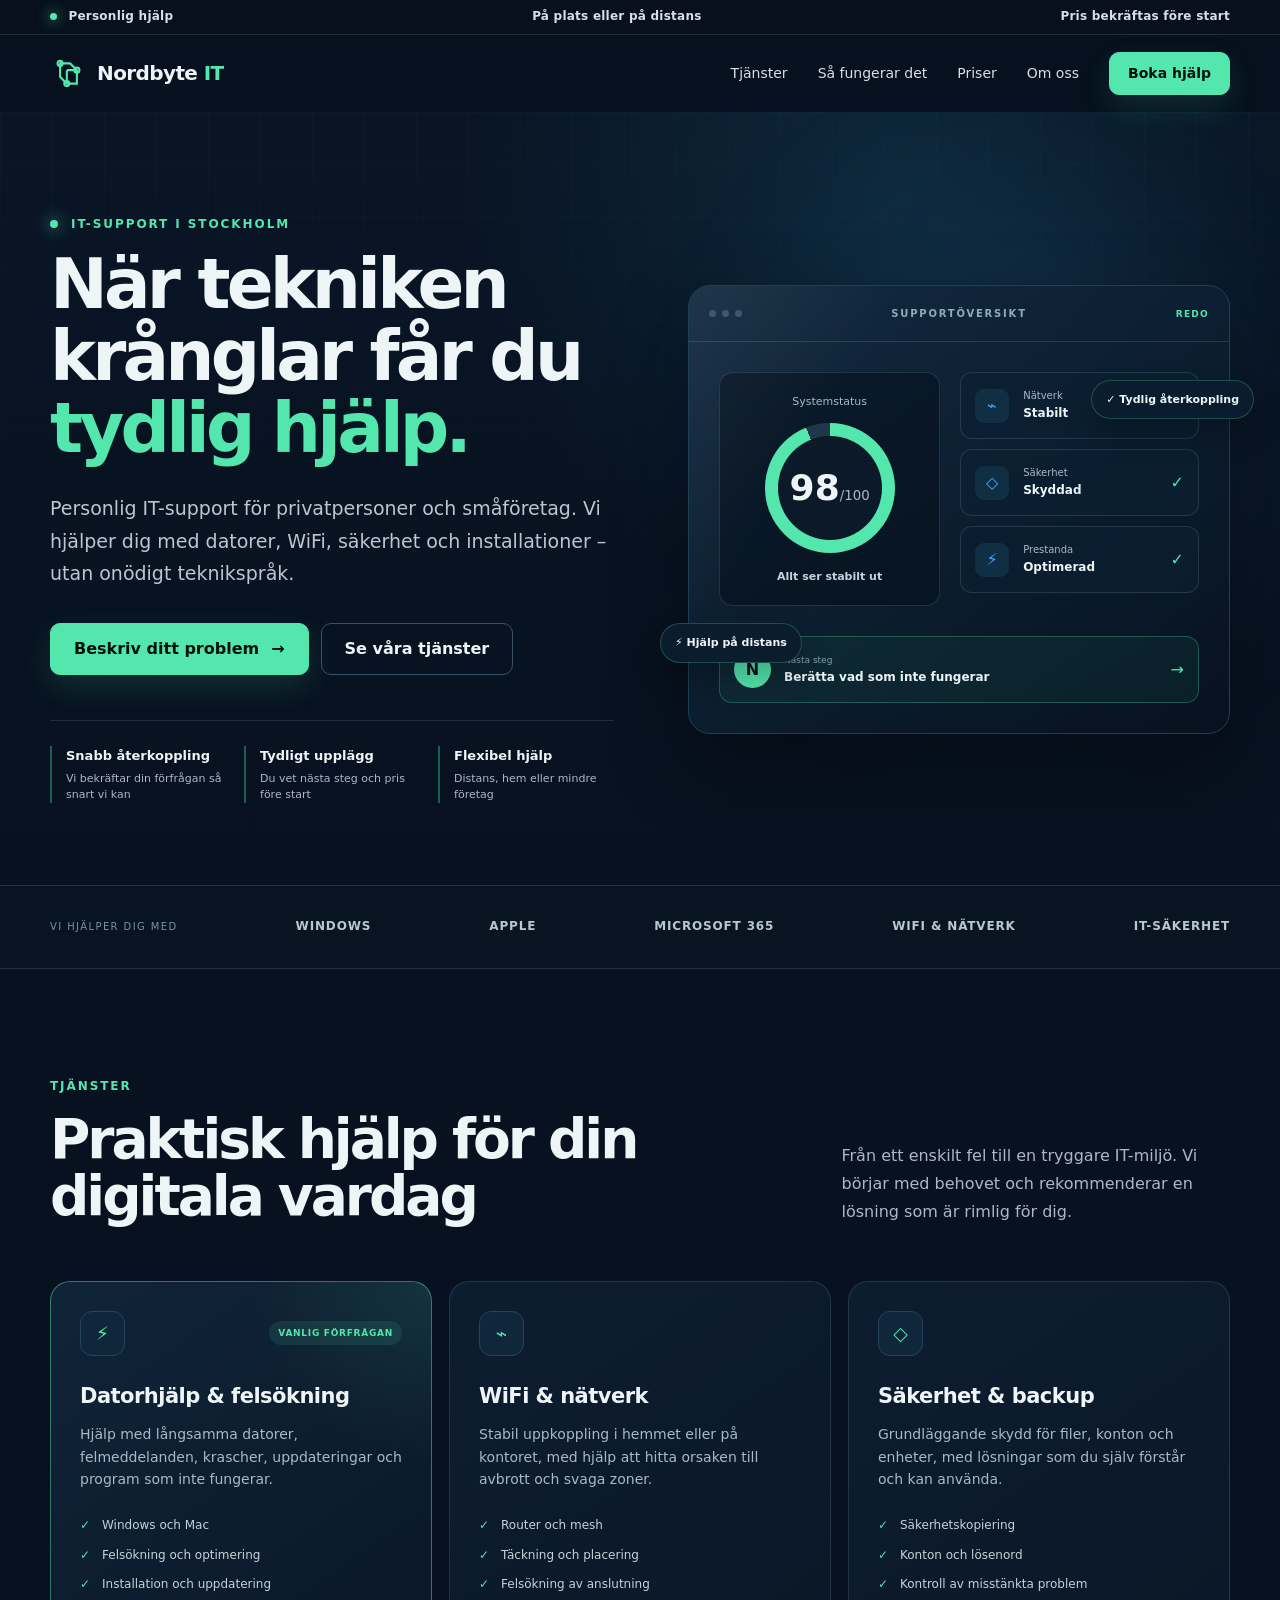
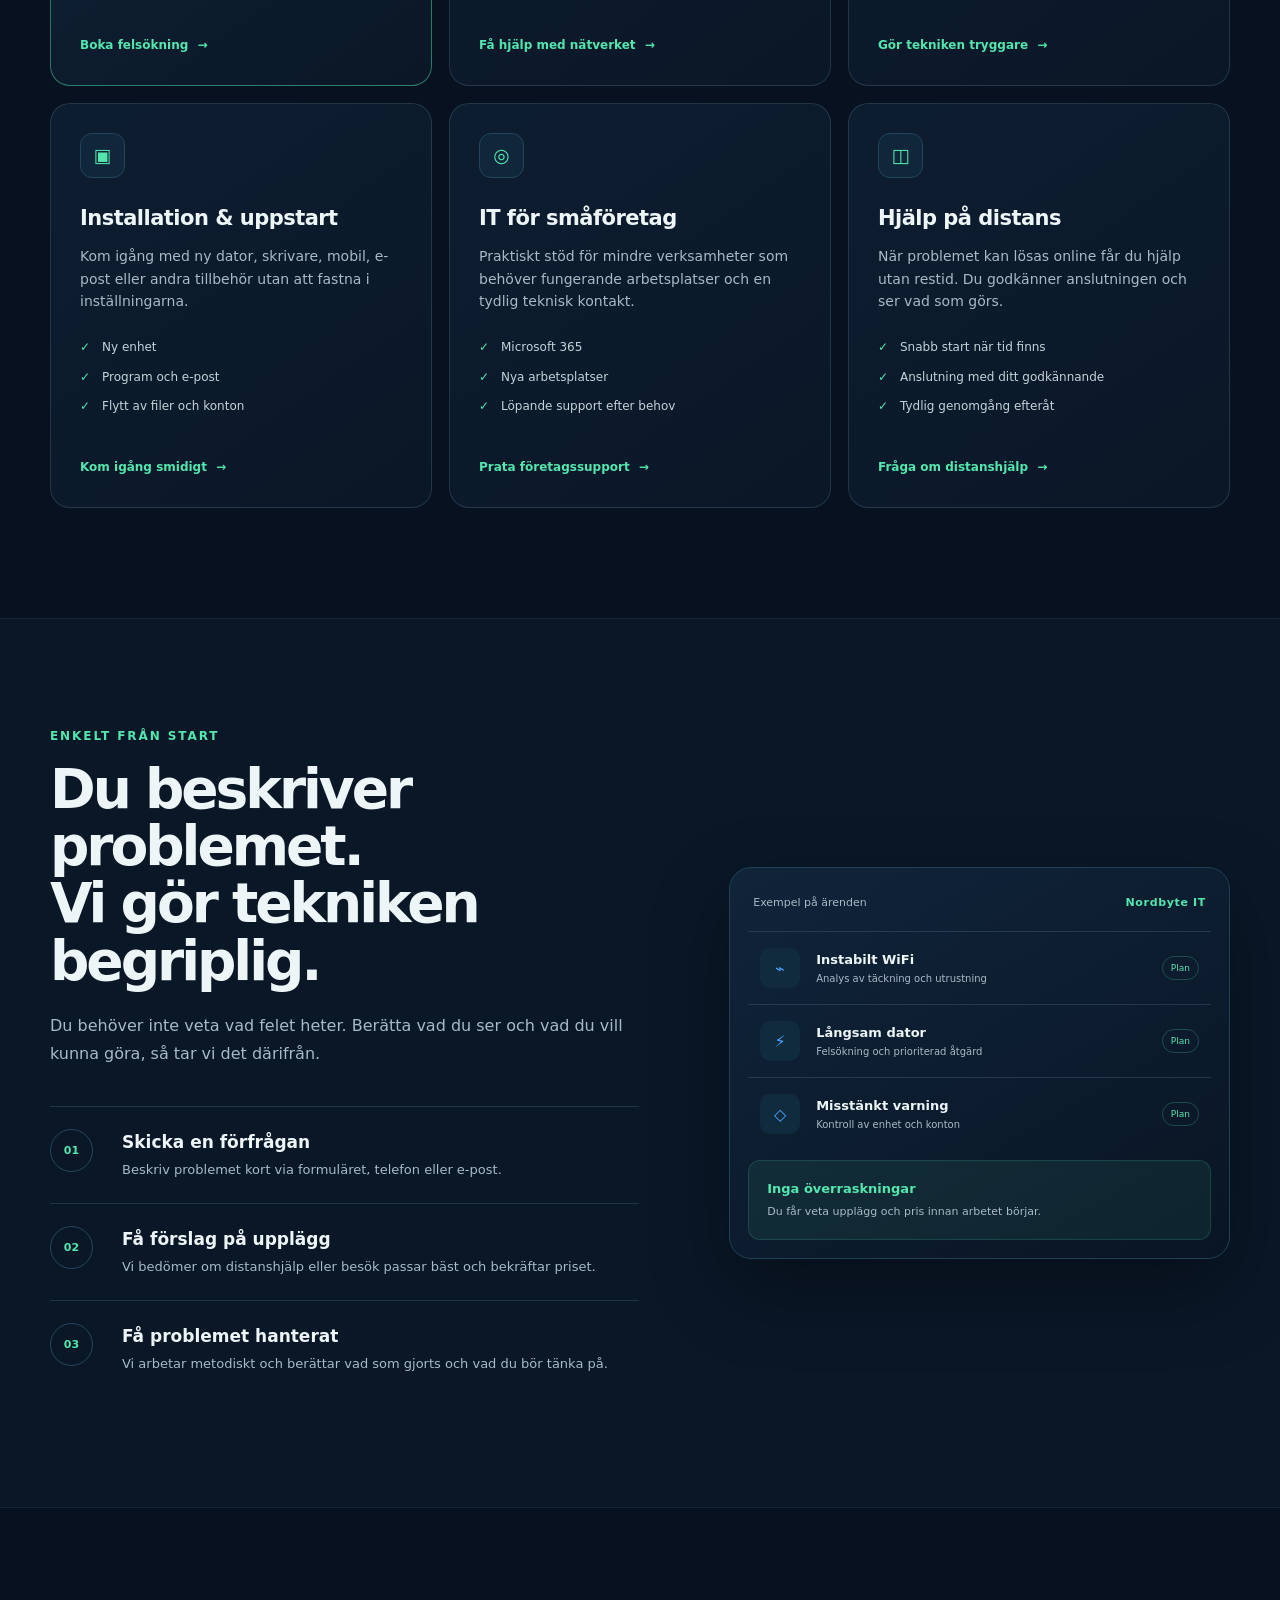
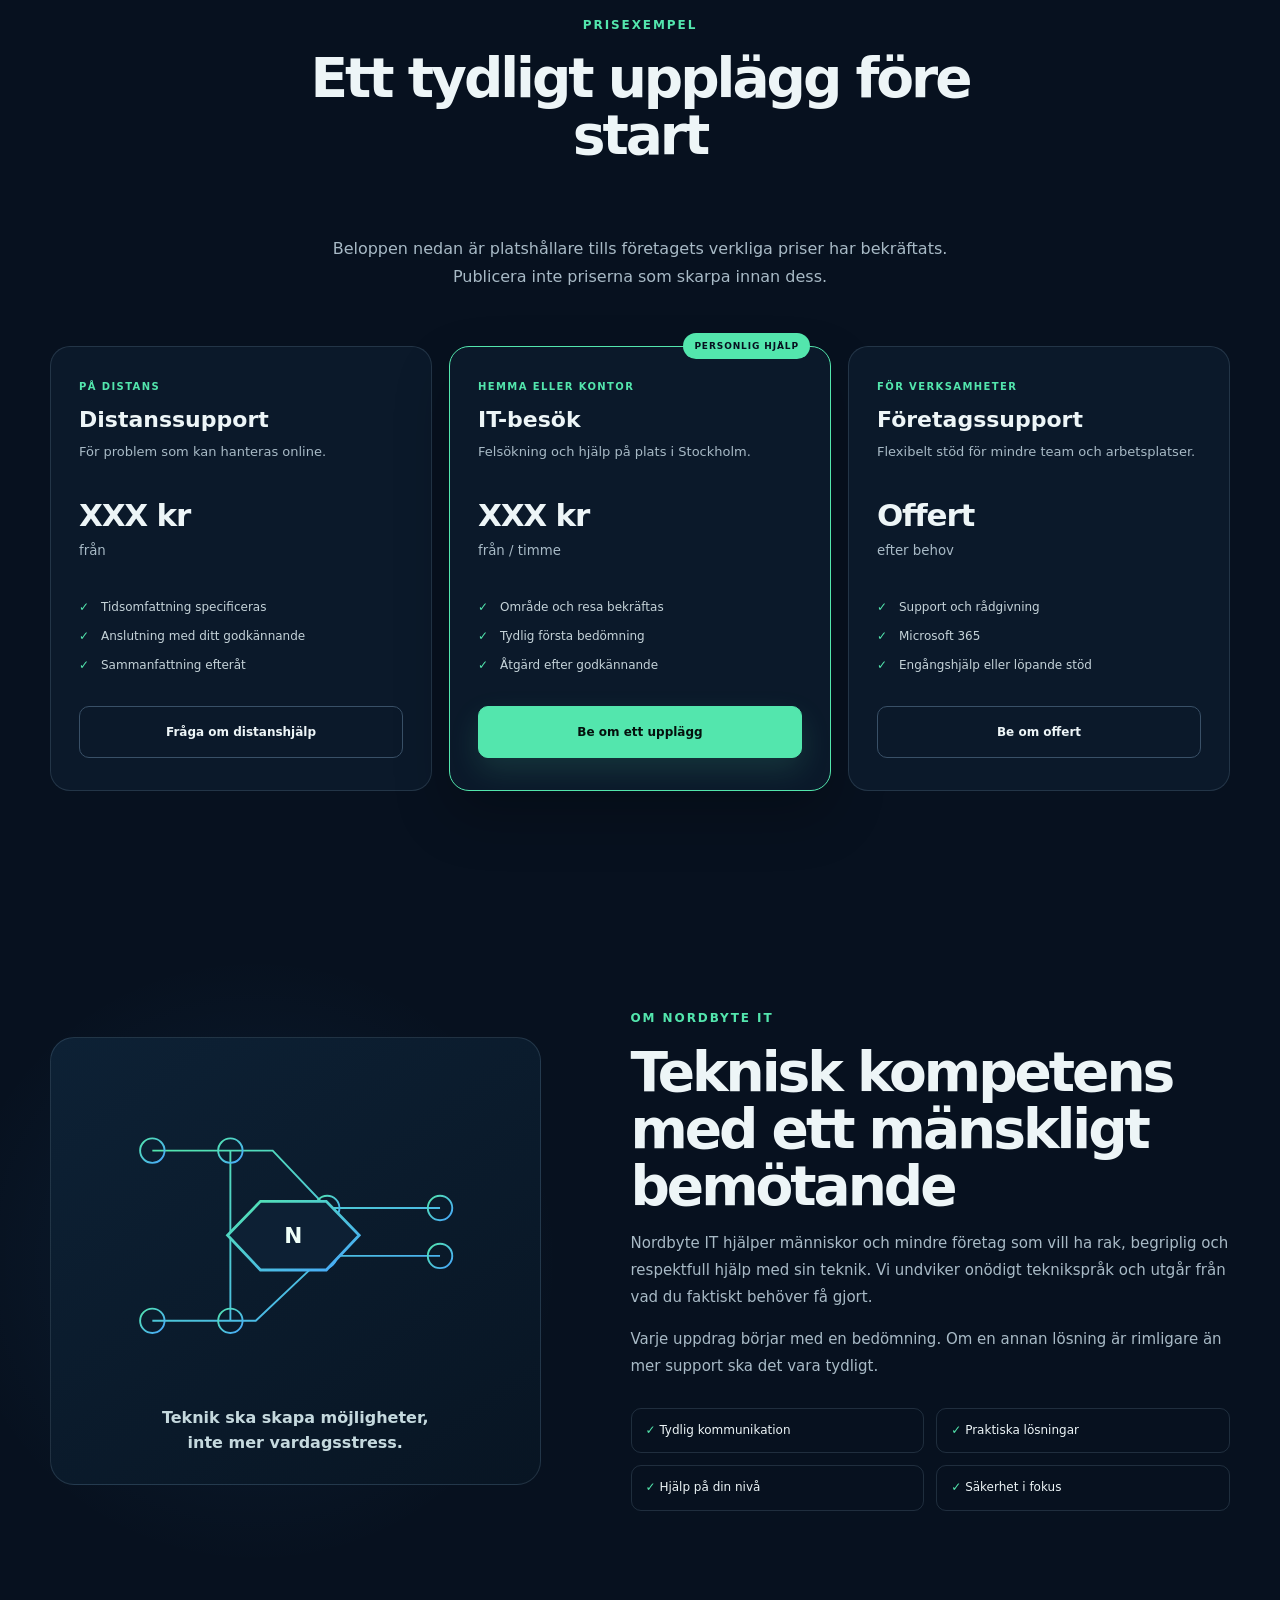
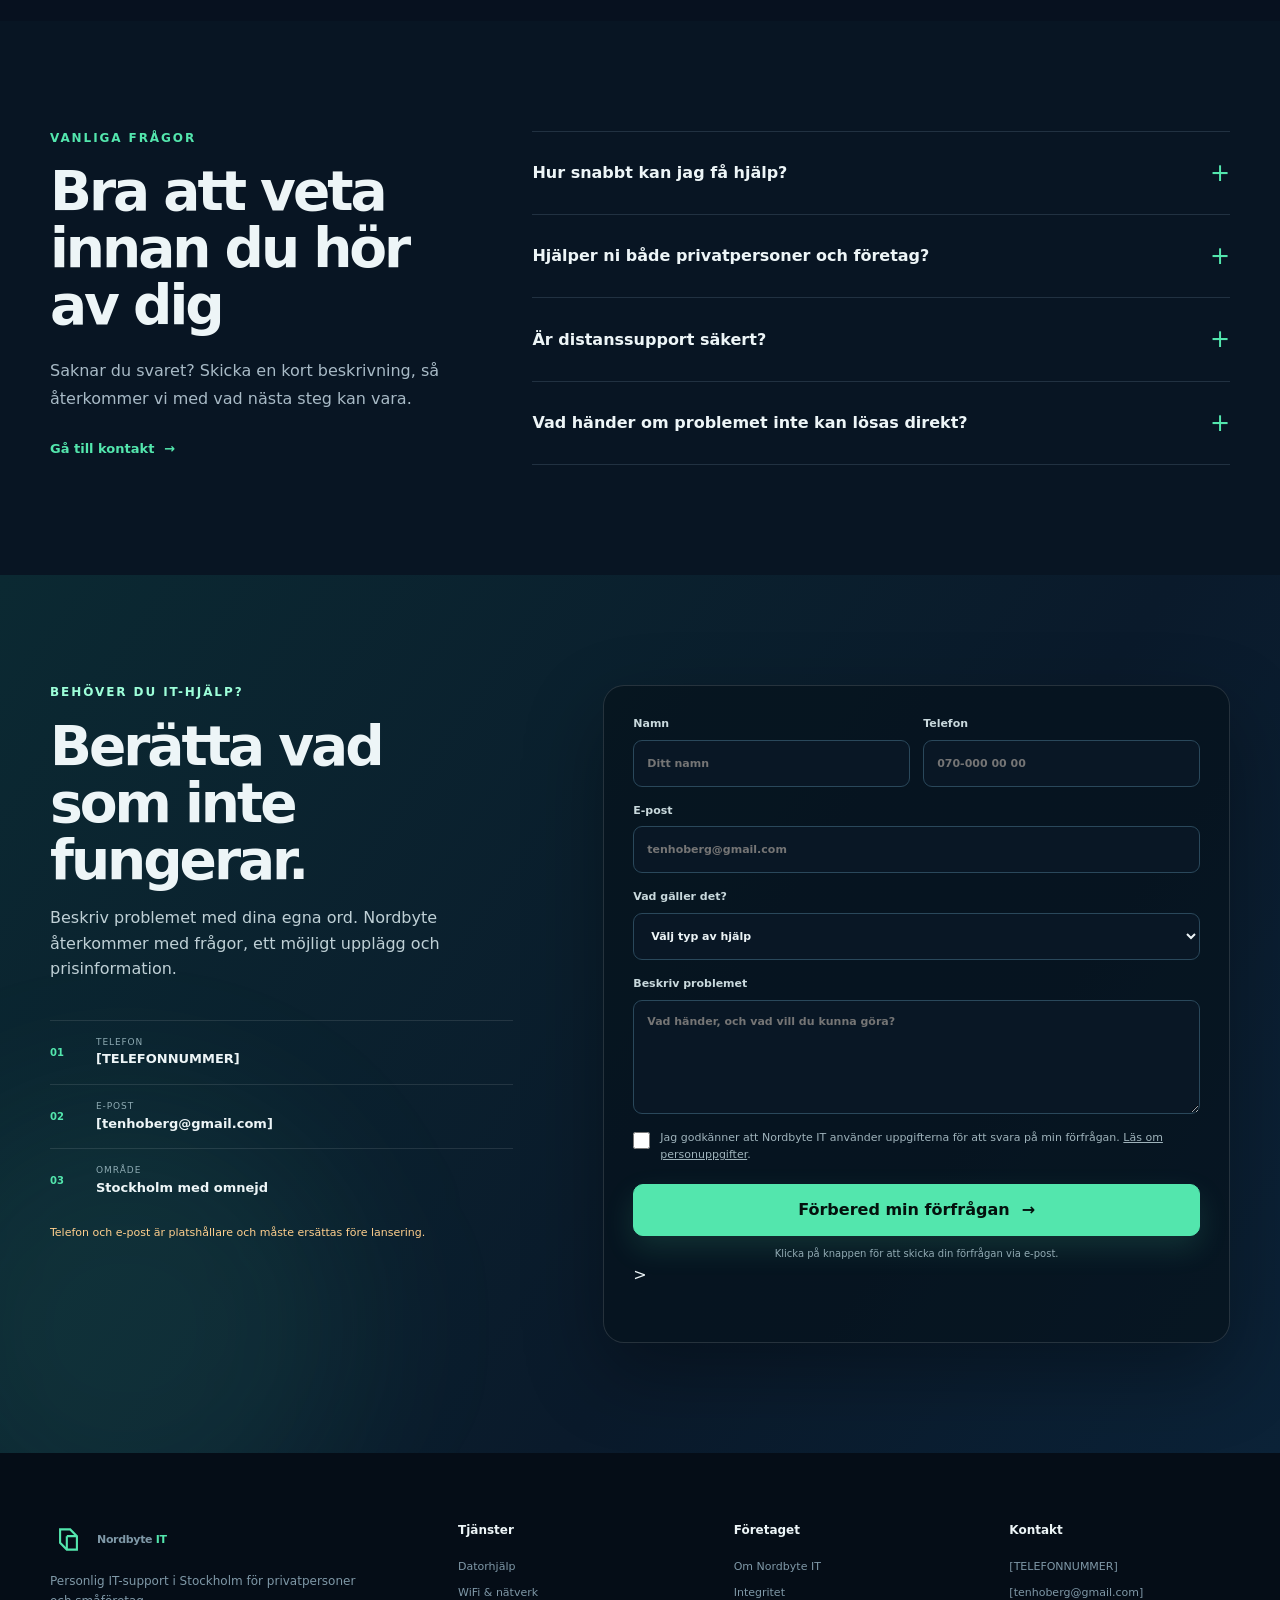
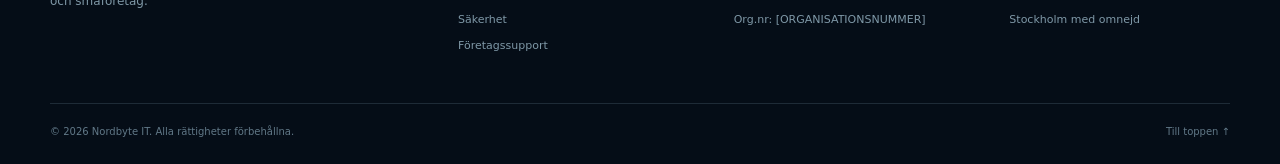
<file: index.html>
<!doctype html>
<html lang="sv">
<head>
  <meta charset="utf-8">
  <meta name="viewport" content="width=device-width, initial-scale=1">
  <meta name="description" content="Nordbyte IT erbjuder personlig IT-support för privatpersoner och småföretag i Stockholm – på plats eller på distans.">
  <meta name="theme-color" content="#07111f">
  <meta name="robots" content="index,follow">
  <meta property="og:locale" content="sv_SE">
  <meta property="og:type" content="website">
  <meta property="og:title" content="Nordbyte IT – Trygg IT-hjälp i Stockholm">
  <meta property="og:description" content="Tydlig och personlig hjälp med datorer, nätverk, säkerhet och installationer.">
  <meta property="og:url" content="https://tenho965.github.io/nordbyte-it/">
  <meta property="og:image" content="https://tenho965.github.io/nordbyte-it/og-image.svg">
  <title>Nordbyte IT | Trygg IT-support i Stockholm</title>
  <link rel="canonical" href="https://tenho965.github.io/nordbyte-it/">
  <link rel="icon" href="favicon.svg" type="image/svg+xml">
  <link rel="stylesheet" href="styles.css">
  <script type="application/ld+json">
  {
    "@context": "https://schema.org",
    "@type": "ProfessionalService",
    "name": "Nordbyte IT",
    "description": "IT-support för privatpersoner och småföretag i Stockholm.",
    "areaServed": "Stockholm med omnejd",
    "url": "https://tenho965.github.io/nordbyte-it/"
  }
  </script>
</head>
<body>
  <a class="skip-link" href="#main">Hoppa till innehållet</a>
  <div class="topbar" aria-label="Viktiga servicefördelar">
    <div class="container topbar__inner">
      <span><i aria-hidden="true"></i> Personlig hjälp</span>
      <span>På plats eller på distans</span>
      <span>Pris bekräftas före start</span>
    </div>
  </div>

  <header class="site-header" data-header>
    <div class="container nav-wrap">
      <a class="brand" href="#top" aria-label="Nordbyte IT – startsida">
        <svg class="brand__mark" viewBox="0 0 44 44" aria-hidden="true">
          <path d="M12 10h12l8 8v16H20l-8-8V10Z"/>
          <path d="M20 18h12M20 18v16"/>
          <circle cx="12" cy="10" r="3"/><circle cx="32" cy="18" r="3"/><circle cx="20" cy="34" r="3"/>
        </svg>
        <span>Nordbyte <strong>IT</strong></span>
      </a>
      <button class="menu-toggle" type="button" aria-controls="main-nav" aria-expanded="false" aria-label="Öppna meny">
        <span></span><span></span><span></span>
      </button>
      <nav class="main-nav" id="main-nav" aria-label="Huvudmeny">
        <a href="#tjanster">Tjänster</a>
        <a href="#sa-fungerar-det">Så fungerar det</a>
        <a href="#priser">Priser</a>
        <a href="#om">Om oss</a>
        <a class="button button--small" href="#kontakt">Boka hjälp</a>
      </nav>
    </div>
  </header>

  <main id="main">
    <section class="hero" id="top">
      <div class="hero__glow" aria-hidden="true"></div>
      <div class="container hero__grid">
        <div class="hero__copy reveal">
          <p class="eyebrow"><span aria-hidden="true"></span> IT-support i Stockholm</p>
          <h1>När tekniken krånglar får du <em>tydlig hjälp.</em></h1>
          <p class="hero__lead">Personlig IT-support för privatpersoner och småföretag. Vi hjälper dig med datorer, WiFi, säkerhet och installationer – utan onödigt teknikspråk.</p>
          <div class="hero__actions">
            <a class="button" href="#kontakt">Beskriv ditt problem <span aria-hidden="true">→</span></a>
            <a class="button button--ghost" href="#tjanster">Se våra tjänster</a>
          </div>
          <dl class="trust-list" aria-label="Därför väljer kunder Nordbyte IT">
            <div><dt>Snabb återkoppling</dt><dd>Vi bekräftar din förfrågan så snart vi kan</dd></div>
            <div><dt>Tydligt upplägg</dt><dd>Du vet nästa steg och pris före start</dd></div>
            <div><dt>Flexibel hjälp</dt><dd>Distans, hem eller mindre företag</dd></div>
          </dl>
        </div>

        <div class="hero__visual reveal delay-1" aria-hidden="true">
          <div class="tech-card">
            <div class="tech-card__top"><span><i></i><i></i><i></i></span><b>SUPPORTÖVERSIKT</b><small>REDO</small></div>
            <div class="tech-card__body">
              <div class="status-panel">
                <p>Systemstatus</p>
                <div class="status-ring"><span><strong>98</strong><small>/100</small></span></div>
                <b>Allt ser stabilt ut</b>
              </div>
              <div class="check-list">
                <div><span>⌁</span><p><small>Nätverk</small><strong>Stabilt</strong></p><i>✓</i></div>
                <div><span>◇</span><p><small>Säkerhet</small><strong>Skyddad</strong></p><i>✓</i></div>
                <div><span>⚡</span><p><small>Prestanda</small><strong>Optimerad</strong></p><i>✓</i></div>
              </div>
            </div>
            <div class="support-bar"><span>N</span><p><small>Nästa steg</small><strong>Berätta vad som inte fungerar</strong></p><i>→</i></div>
          </div>
          <span class="float-badge float-badge--one">✓ Tydlig återkoppling</span>
          <span class="float-badge float-badge--two">⚡ Hjälp på distans</span>
        </div>
      </div>
    </section>

    <section class="platform-strip" aria-label="Teknik vi hjälper till med">
      <div class="container">
        <span>Vi hjälper dig med</span><b>Windows</b><b>Apple</b><b>Microsoft 365</b><b>WiFi & nätverk</b><b>IT-säkerhet</b>
      </div>
    </section>

    <section class="section" id="tjanster">
      <div class="container">
        <div class="section-heading reveal">
          <div><p class="eyebrow">Tjänster</p><h2>Praktisk hjälp för din digitala vardag</h2></div>
          <p>Från ett enskilt fel till en tryggare IT-miljö. Vi börjar med behovet och rekommenderar en lösning som är rimlig för dig.</p>
        </div>
        <div class="service-grid">
          <article class="service-card service-card--featured reveal">
            <div class="service-card__top"><span class="service-icon">⚡</span><small>Vanlig förfrågan</small></div>
            <h3>Datorhjälp & felsökning</h3><p>Hjälp med långsamma datorer, felmeddelanden, krascher, uppdateringar och program som inte fungerar.</p>
            <ul><li>Windows och Mac</li><li>Felsökning och optimering</li><li>Installation och uppdatering</li></ul>
            <a href="#kontakt">Boka felsökning <span>→</span></a>
          </article>
          <article class="service-card reveal delay-1">
            <span class="service-icon">⌁</span><h3>WiFi & nätverk</h3><p>Stabil uppkoppling i hemmet eller på kontoret, med hjälp att hitta orsaken till avbrott och svaga zoner.</p>
            <ul><li>Router och mesh</li><li>Täckning och placering</li><li>Felsökning av anslutning</li></ul><a href="#kontakt">Få hjälp med nätverket <span>→</span></a>
          </article>
          <article class="service-card reveal delay-2">
            <span class="service-icon">◇</span><h3>Säkerhet & backup</h3><p>Grundläggande skydd för filer, konton och enheter, med lösningar som du själv förstår och kan använda.</p>
            <ul><li>Säkerhetskopiering</li><li>Konton och lösenord</li><li>Kontroll av misstänkta problem</li></ul><a href="#kontakt">Gör tekniken tryggare <span>→</span></a>
          </article>
          <article class="service-card reveal">
            <span class="service-icon">▣</span><h3>Installation & uppstart</h3><p>Kom igång med ny dator, skrivare, mobil, e-post eller andra tillbehör utan att fastna i inställningarna.</p>
            <ul><li>Ny enhet</li><li>Program och e-post</li><li>Flytt av filer och konton</li></ul><a href="#kontakt">Kom igång smidigt <span>→</span></a>
          </article>
          <article class="service-card reveal delay-1">
            <span class="service-icon">◎</span><h3>IT för småföretag</h3><p>Praktiskt stöd för mindre verksamheter som behöver fungerande arbetsplatser och en tydlig teknisk kontakt.</p>
            <ul><li>Microsoft 365</li><li>Nya arbetsplatser</li><li>Löpande support efter behov</li></ul><a href="#kontakt">Prata företagssupport <span>→</span></a>
          </article>
          <article class="service-card reveal delay-2">
            <span class="service-icon">◫</span><h3>Hjälp på distans</h3><p>När problemet kan lösas online får du hjälp utan restid. Du godkänner anslutningen och ser vad som görs.</p>
            <ul><li>Snabb start när tid finns</li><li>Anslutning med ditt godkännande</li><li>Tydlig genomgång efteråt</li></ul><a href="#kontakt">Fråga om distanshjälp <span>→</span></a>
          </article>
        </div>
      </div>
    </section>

    <section class="section section--soft" id="sa-fungerar-det">
      <div class="container process-grid">
        <div class="reveal">
          <p class="eyebrow">Enkelt från start</p><h2>Du beskriver problemet.<br>Vi gör tekniken begriplig.</h2>
          <p class="section-lead">Du behöver inte veta vad felet heter. Berätta vad du ser och vad du vill kunna göra, så tar vi det därifrån.</p>
          <ol class="steps">
            <li><span>01</span><div><h3>Skicka en förfrågan</h3><p>Beskriv problemet kort via formuläret, telefon eller e-post.</p></div></li>
            <li><span>02</span><div><h3>Få förslag på upplägg</h3><p>Vi bedömer om distanshjälp eller besök passar bäst och bekräftar priset.</p></div></li>
            <li><span>03</span><div><h3>Få problemet hanterat</h3><p>Vi arbetar metodiskt och berättar vad som gjorts och vad du bör tänka på.</p></div></li>
          </ol>
        </div>
        <aside class="case-panel reveal delay-1" aria-label="Exempel på supportärenden">
          <div class="case-panel__head"><span>Exempel på ärenden</span><b>Nordbyte IT</b></div>
          <div class="case"><span>⌁</span><p><strong>Instabilt WiFi</strong><small>Analys av täckning och utrustning</small></p><i>Plan</i></div>
          <div class="case"><span>⚡</span><p><strong>Långsam dator</strong><small>Felsökning och prioriterad åtgärd</small></p><i>Plan</i></div>
          <div class="case"><span>◇</span><p><strong>Misstänkt varning</strong><small>Kontroll av enhet och konton</small></p><i>Plan</i></div>
          <div class="case-panel__note"><strong>Inga överraskningar</strong><span>Du får veta upplägg och pris innan arbetet börjar.</span></div>
        </aside>
      </div>
    </section>

    <section class="section" id="priser">
      <div class="container">
        <div class="section-heading section-heading--center reveal"><div><p class="eyebrow">Prisexempel</p><h2>Ett tydligt upplägg före start</h2></div><p>Beloppen nedan är platshållare tills företagets verkliga priser har bekräftats. Publicera inte priserna som skarpa innan dess.</p></div>
        <div class="price-grid">
          <article class="price-card reveal"><p class="price-card__label">På distans</p><h3>Distanssupport</h3><p>För problem som kan hanteras online.</p><div class="price"><strong>XXX kr</strong><small>från</small></div><ul><li>Tidsomfattning specificeras</li><li>Anslutning med ditt godkännande</li><li>Sammanfattning efteråt</li></ul><a class="button button--ghost" href="#kontakt">Fråga om distanshjälp</a></article>
          <article class="price-card price-card--popular reveal delay-1"><span class="price-card__badge">Personlig hjälp</span><p class="price-card__label">Hemma eller kontor</p><h3>IT-besök</h3><p>Felsökning och hjälp på plats i Stockholm.</p><div class="price"><strong>XXX kr</strong><small>från / timme</small></div><ul><li>Område och resa bekräftas</li><li>Tydlig första bedömning</li><li>Åtgärd efter godkännande</li></ul><a class="button" href="#kontakt">Be om ett upplägg</a></article>
          <article class="price-card reveal delay-2"><p class="price-card__label">För verksamheter</p><h3>Företagssupport</h3><p>Flexibelt stöd för mindre team och arbetsplatser.</p><div class="price"><strong>Offert</strong><small>efter behov</small></div><ul><li>Support och rådgivning</li><li>Microsoft 365</li><li>Engångshjälp eller löpande stöd</li></ul><a class="button button--ghost" href="#kontakt">Be om offert</a></article>
        </div>
      </div>
    </section>

    <section class="section about" id="om">
      <div class="container about-grid">
        <div class="about-visual reveal"><svg viewBox="0 0 460 360" role="img" aria-label="Abstrakt illustration av sammankopplad teknik"><defs><linearGradient id="g" x1="0" y1="0" x2="1" y2="1"><stop stop-color="#53e6ad"/><stop offset="1" stop-color="#47a6ff"/></linearGradient></defs><g fill="none" stroke="url(#g)" stroke-width="2"><path d="M78 90h128l58 61h120M78 271h110l73-69h123M161 90v181M264 151v51"/><circle cx="78" cy="90" r="13"/><circle cx="78" cy="271" r="13"/><circle cx="161" cy="90" r="13"/><circle cx="161" cy="271" r="13"/><circle cx="264" cy="151" r="13"/><circle cx="261" cy="202" r="13"/><circle cx="384" cy="151" r="13"/><circle cx="384" cy="202" r="13"/></g><path d="M193 144h70l35 36-35 37h-70l-35-37 35-36Z" fill="#0d2034" stroke="url(#g)" stroke-width="3"/><text x="228" y="188" text-anchor="middle" fill="#effff8" font-size="23" font-family="system-ui" font-weight="800">N</text></svg><p>Teknik ska skapa möjligheter,<br>inte mer vardagsstress.</p></div>
        <div class="about-copy reveal delay-1"><p class="eyebrow">Om Nordbyte IT</p><h2>Teknisk kompetens med ett mänskligt bemötande</h2><p>Nordbyte IT hjälper människor och mindre företag som vill ha rak, begriplig och respektfull hjälp med sin teknik. Vi undviker onödigt teknikspråk och utgår från vad du faktiskt behöver få gjort.</p><p>Varje uppdrag börjar med en bedömning. Om en annan lösning är rimligare än mer support ska det vara tydligt.</p><div class="about-points"><span>✓ Tydlig kommunikation</span><span>✓ Praktiska lösningar</span><span>✓ Hjälp på din nivå</span><span>✓ Säkerhet i fokus</span></div></div>
      </div>
    </section>

    <section class="section faq">
      <div class="container faq-grid">
        <div class="reveal"><p class="eyebrow">Vanliga frågor</p><h2>Bra att veta innan du hör av dig</h2><p class="section-lead">Saknar du svaret? Skicka en kort beskrivning, så återkommer vi med vad nästa steg kan vara.</p><a class="text-link" href="#kontakt">Gå till kontakt <span>→</span></a></div>
        <div class="faq-list reveal delay-1">
          <details><summary>Hur snabbt kan jag få hjälp?<span aria-hidden="true">+</span></summary><p>Det beror på ärendet och aktuell tillgänglighet. Distansärenden kan ofta startas snabbare än besök. Du får en tydlig återkoppling om möjlig tid.</p></details>
          <details><summary>Hjälper ni både privatpersoner och företag?<span aria-hidden="true">+</span></summary><p>Ja, inriktningen är privatpersoner och småföretag i Stockholm med omnejd. Företagsärenden bedöms efter omfattning och miljö.</p></details>
          <details><summary>Är distanssupport säkert?<span aria-hidden="true">+</span></summary><p>En distansanslutning ska alltid startas med ditt uttryckliga godkännande. Du kan se vad som görs och avsluta anslutningen.</p></details>
          <details><summary>Vad händer om problemet inte kan lösas direkt?<span aria-hidden="true">+</span></summary><p>Du får en tydlig bedömning och ett förslag på nästa steg innan ett större arbete eller en större kostnad påbörjas.</p></details>
        </div>
      </div>
    </section>

    <section class="contact section" id="kontakt">
      <div class="container contact-grid">
        <div class="contact-copy reveal"><p class="eyebrow eyebrow--light">Behöver du IT-hjälp?</p><h2>Berätta vad som inte fungerar.</h2><p>Beskriv problemet med dina egna ord. Nordbyte återkommer med frågor, ett möjligt upplägg och prisinformation.</p>
          <div class="contact-methods"><div><span>01</span><p><small>Telefon</small><strong>[TELEFONNUMMER]</strong></p></div><div><span>02</span><p><small>E-post</small><strong>[tenhoberg@gmail.com]</strong></p></div><div><span>03</span><p><small>Område</small><strong>Stockholm med omnejd</strong></p></div></div>
          <p class="placeholder-note">Telefon och e-post är platshållare och måste ersättas före lansering.</p>
        </div>
        <form class="contact-form reveal delay-1" id="contact-form" novalidate>
          <div class="form-row"><label>Namn <input name="name" autocomplete="name" required placeholder="Ditt namn"></label><label>Telefon <input name="phone" type="tel" autocomplete="tel" required placeholder="070-000 00 00"></label></div>
          <label>E-post <input name="email" type="email" autocomplete="email" required placeholder="tenhoberg@gmail.com"></label>
          <label>Vad gäller det? <select name="service" required><option value="">Välj typ av hjälp</option><option>Datorhjälp och felsökning</option><option>WiFi och nätverk</option><option>Säkerhet och backup</option><option>Installation och uppstart</option><option>Företagssupport</option><option>Annat</option></select></label>
          <label>Beskriv problemet <textarea name="message" rows="5" required placeholder="Vad händer, och vad vill du kunna göra?"></textarea></label>
          <label class="consent"><input type="checkbox" name="consent" required><span>Jag godkänner att Nordbyte IT använder uppgifterna för att svara på min förfrågan. <a href="integritet.html">Läs om personuppgifter</a>.</span></label>
          <button class="button" type="submit">Förbered min förfrågan <span>→</span></button>
         <p class="form-hint">Klicka på knappen för att skicka din förfrågan via e-post.</p>><p class="form-status" id="form-status" role="status" aria-live="polite"></p>
        </form>
      </div>
    </section>
  </main>

  <div class="mobile-actions" aria-label="Snabbkontakt"><a href="#kontakt">Beskriv problemet</a><a href="#kontakt">Kontaktuppgifter</a></div>
  <footer class="site-footer">
    <div class="container footer-grid"><div><a class="brand brand--footer" href="#top"><svg class="brand__mark" viewBox="0 0 44 44" aria-hidden="true"><path d="M12 10h12l8 8v16H20l-8-8V10Z"/><path d="M20 18h12M20 18v16"/></svg><span>Nordbyte <strong>IT</strong></span></a><p>Personlig IT-support i Stockholm för privatpersoner och småföretag.</p></div><div><strong>Tjänster</strong><a href="#tjanster">Datorhjälp</a><a href="#tjanster">WiFi & nätverk</a><a href="#tjanster">Säkerhet</a><a href="#tjanster">Företagssupport</a></div><div><strong>Företaget</strong><a href="#om">Om Nordbyte IT</a><a href="integritet.html">Integritet</a><span>Org.nr: [ORGANISATIONSNUMMER]</span></div><div><strong>Kontakt</strong><span>[TELEFONNUMMER]</span><span>[tenhoberg@gmail.com]</span><span>Stockholm med omnejd</span></div></div>
    <div class="container footer-bottom"><span>© <span id="year"></span> Nordbyte IT. Alla rättigheter förbehållna.</span><a href="#top">Till toppen ↑</a></div>
  </footer>
  <script src="script.js" defer></script>
</body>
</html>
</file>
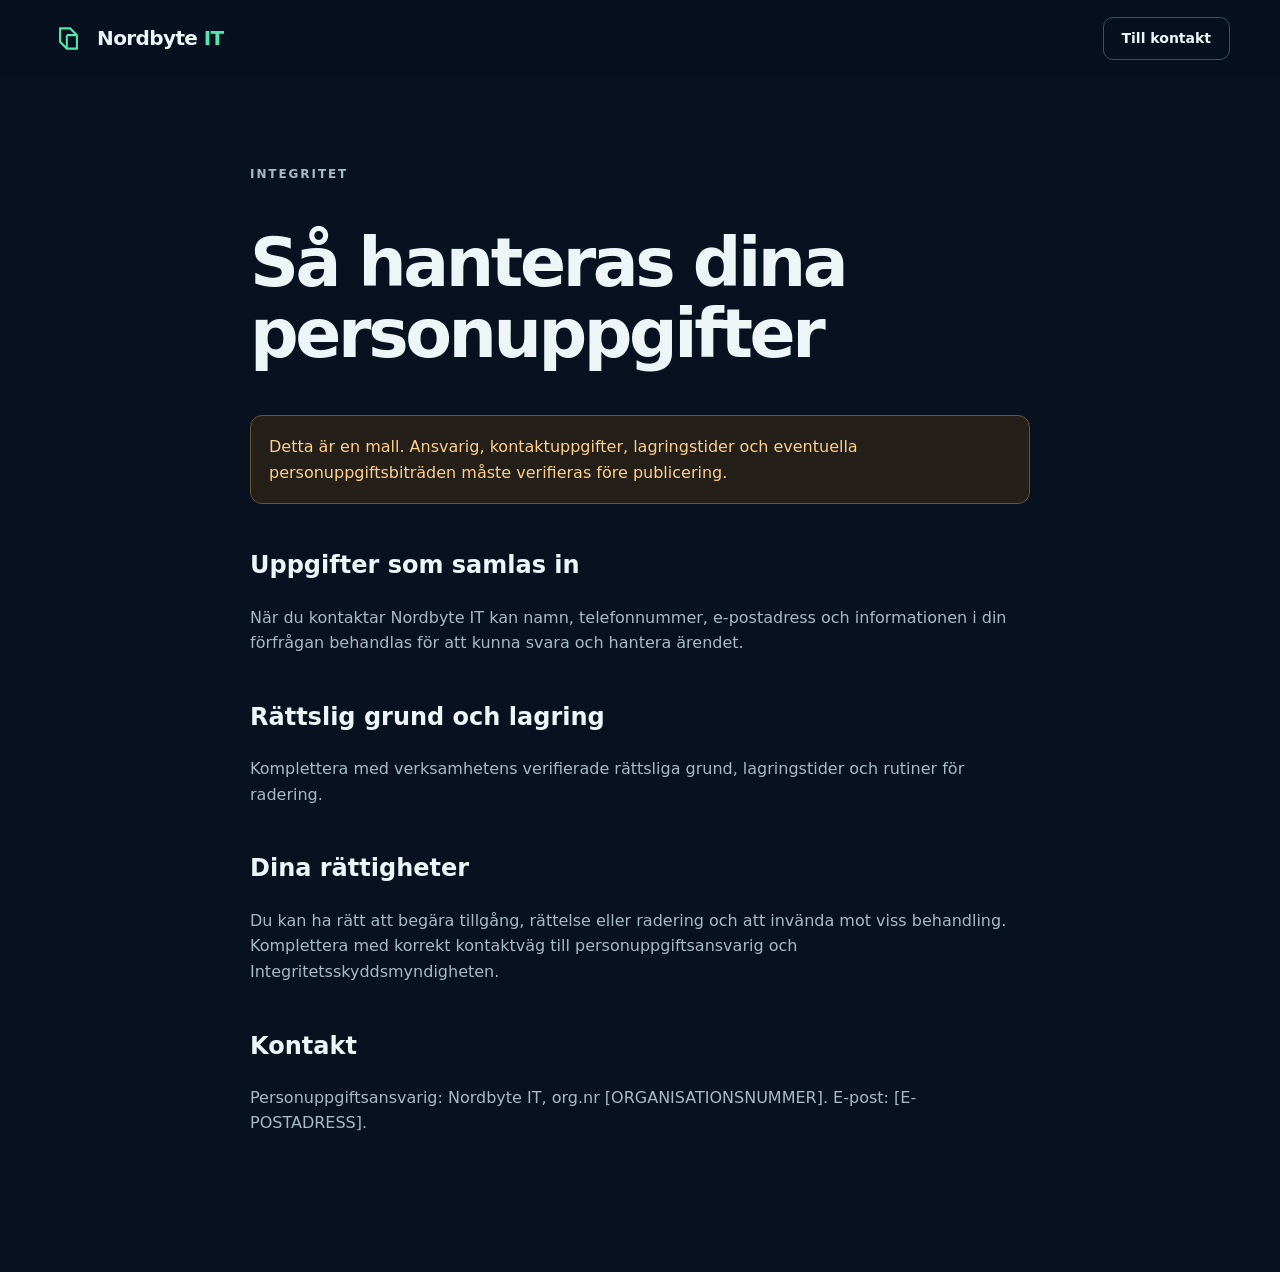
<file: integritet.html>
<!doctype html>
<html lang="sv">
<head><meta charset="utf-8"><meta name="viewport" content="width=device-width,initial-scale=1"><meta name="description" content="Information om hur Nordbyte IT hanterar personuppgifter."><meta name="robots" content="noindex"><title>Integritet | Nordbyte IT</title><link rel="icon" href="favicon.svg" type="image/svg+xml"><link rel="stylesheet" href="styles.css"></head>
<body>
<header class="site-header"><div class="container nav-wrap"><a class="brand" href="./"><svg class="brand__mark" viewBox="0 0 44 44" aria-hidden="true"><path d="M12 10h12l8 8v16H20l-8-8V10Z"/><path d="M20 18h12M20 18v16"/></svg><span>Nordbyte <strong>IT</strong></span></a><a class="button button--small button--ghost" href="./#kontakt">Till kontakt</a></div></header>
<main class="legal container"><p class="eyebrow">Integritet</p><h1>Så hanteras dina personuppgifter</h1><p class="legal__notice">Detta är en mall. Ansvarig, kontaktuppgifter, lagringstider och eventuella personuppgiftsbiträden måste verifieras före publicering.</p><h2>Uppgifter som samlas in</h2><p>När du kontaktar Nordbyte IT kan namn, telefonnummer, e-postadress och informationen i din förfrågan behandlas för att kunna svara och hantera ärendet.</p><h2>Rättslig grund och lagring</h2><p>Komplettera med verksamhetens verifierade rättsliga grund, lagringstider och rutiner för radering.</p><h2>Dina rättigheter</h2><p>Du kan ha rätt att begära tillgång, rättelse eller radering och att invända mot viss behandling. Komplettera med korrekt kontaktväg till personuppgiftsansvarig och Integritetsskyddsmyndigheten.</p><h2>Kontakt</h2><p>Personuppgiftsansvarig: Nordbyte IT, org.nr [ORGANISATIONSNUMMER]. E-post: [E-POSTADRESS].</p></main>
<style>.legal{max-width:780px;padding-top:90px;padding-bottom:120px}.legal h1{font-size:clamp(42px,7vw,68px);letter-spacing:-.05em;line-height:1.05}.legal h2{margin-top:42px}.legal p{color:#a8bac6}.legal__notice{padding:18px;border:1px solid #6b5631;border-radius:12px;background:#241f18;color:#ffcf8d!important}</style>
</body></html>
</file>
<file: styles.css>
:root{--ink:#07111f;--ink-2:#0b1728;--panel:#102239;--line:rgba(157,190,213,.17);--text:#edf5f7;--muted:#a8bac6;--green:#53e6ad;--green-2:#2fc990;--blue:#47a6ff;--white:#fff;--radius:20px;--shadow:0 30px 80px rgba(0,0,0,.32);--container:1180px}*{box-sizing:border-box}html{scroll-behavior:smooth;scroll-padding-top:100px}body{margin:0;background:var(--ink);color:var(--text);font-family:Inter,ui-sans-serif,system-ui,-apple-system,BlinkMacSystemFont,"Segoe UI",sans-serif;line-height:1.6}body.menu-open{overflow:hidden}a{color:inherit;text-decoration:none}img,svg{display:block;max-width:100%}button,input,select,textarea{font:inherit}button{color:inherit}.container{width:min(var(--container),calc(100% - 40px));margin-inline:auto}.skip-link{position:fixed;left:16px;top:-100px;z-index:9999;background:var(--green);color:var(--ink);padding:10px 14px;border-radius:8px;font-weight:800}.skip-link:focus{top:12px}.topbar{background:#07101c;border-bottom:1px solid var(--line);font-size:12px;font-weight:700;letter-spacing:.02em;color:#d4e1e6}.topbar__inner{min-height:34px;display:flex;align-items:center;justify-content:space-between}.topbar i{display:inline-block;width:7px;height:7px;border-radius:50%;background:var(--green);box-shadow:0 0 14px var(--green);margin-right:7px}.site-header{position:sticky;top:0;z-index:100;background:rgba(7,17,31,.88);border-bottom:1px solid transparent;backdrop-filter:blur(18px);transition:.25s}.site-header.is-scrolled{border-color:var(--line);box-shadow:0 10px 30px rgba(0,0,0,.2)}.nav-wrap{height:76px;display:flex;align-items:center;justify-content:space-between}.brand{display:flex;align-items:center;gap:10px;font-size:20px;font-weight:650;letter-spacing:-.03em}.brand strong{color:var(--green)}.brand__mark{width:37px;height:37px;fill:none;stroke:var(--green);stroke-width:2.5}.main-nav{display:flex;align-items:center;gap:30px}.main-nav>a:not(.button){font-size:14px;color:#d4e1e6;transition:.2s}.main-nav>a:not(.button):hover{color:var(--green)}.menu-toggle{display:none;width:44px;height:44px;border:0;background:transparent;padding:10px;cursor:pointer}.menu-toggle span{display:block;height:2px;background:var(--text);margin:5px 0;transition:.2s}.button{display:inline-flex;align-items:center;justify-content:center;gap:12px;border:1px solid var(--green);background:var(--green);color:#04110d;min-height:52px;padding:0 23px;border-radius:10px;font-weight:800;cursor:pointer;box-shadow:0 12px 30px rgba(83,230,173,.14);transition:transform .2s,background .2s,border .2s}.button:hover{background:#76f2c4;transform:translateY(-2px)}.button--small{min-height:43px;padding:0 18px;font-size:14px}.button--ghost{background:transparent;color:var(--text);border-color:#395067;box-shadow:none}.button--ghost:hover{background:#11263b;border-color:#58738c}.hero{position:relative;overflow:hidden;padding:105px 0 82px;background:radial-gradient(circle at 70% 10%,rgba(30,103,131,.23),transparent 38%),linear-gradient(180deg,#091525 0%,var(--ink) 100%)}.hero::before{content:"";position:absolute;inset:0;background-image:linear-gradient(rgba(85,150,172,.035) 1px,transparent 1px),linear-gradient(90deg,rgba(85,150,172,.035) 1px,transparent 1px);background-size:52px 52px;mask-image:linear-gradient(to bottom,black,transparent 85%)}.hero__glow{position:absolute;width:420px;height:420px;border-radius:50%;background:rgba(71,166,255,.1);filter:blur(90px);right:5%;top:15%}.hero__grid{position:relative;display:grid;grid-template-columns:1.02fr .98fr;align-items:center;gap:74px}.eyebrow{margin:0 0 18px;color:var(--green);font-size:12px;line-height:1.2;font-weight:850;letter-spacing:.16em;text-transform:uppercase}.eyebrow span{display:inline-block;width:8px;height:8px;border-radius:50%;background:var(--green);box-shadow:0 0 16px var(--green);margin-right:7px}.hero h1,.section h2{margin:0;letter-spacing:-.055em;line-height:1.04}.hero h1{max-width:680px;font-size:clamp(47px,5.4vw,76px)}.hero h1 em{display:block;color:var(--green);font-style:normal}.hero__lead{max-width:620px;color:#b8c7d1;font-size:19px;line-height:1.72;margin:27px 0 33px}.hero__actions{display:flex;gap:12px;flex-wrap:wrap}.trust-list{display:grid;grid-template-columns:repeat(3,1fr);gap:18px;margin:45px 0 0;padding-top:25px;border-top:1px solid var(--line)}.trust-list div{padding-left:14px;border-left:2px solid #1b5d57}.trust-list dt{font-weight:800;font-size:13px}.trust-list dd{margin:4px 0 0;color:var(--muted);font-size:11px;line-height:1.45}.hero__visual{position:relative}.tech-card{position:relative;border:1px solid #1d4057;background:linear-gradient(145deg,rgba(18,42,64,.95),rgba(7,18,32,.98));border-radius:22px;box-shadow:var(--shadow);overflow:hidden}.tech-card::after{content:"";position:absolute;inset:0;pointer-events:none;background:linear-gradient(120deg,rgba(255,255,255,.06),transparent 27%)}.tech-card__top{height:56px;border-bottom:1px solid var(--line);display:grid;grid-template-columns:1fr auto 1fr;align-items:center;padding:0 20px}.tech-card__top span{display:flex;gap:6px}.tech-card__top i{width:7px;height:7px;border-radius:50%;background:#335068}.tech-card__top b{font-size:10px;letter-spacing:.18em;color:#91aaba}.tech-card__top small{justify-self:end;color:var(--green);font-size:9px;font-weight:900;letter-spacing:.14em}.tech-card__body{display:grid;grid-template-columns:1fr 1.08fr;gap:20px;padding:30px}.status-panel{display:flex;flex-direction:column;align-items:center;padding:20px 10px;background:rgba(4,13,24,.45);border:1px solid var(--line);border-radius:14px}.status-panel p{margin:0 0 12px;color:var(--muted);font-size:11px}.status-ring{width:130px;height:130px;border-radius:50%;display:grid;place-items:center;background:conic-gradient(var(--green) 0 94%,#1f3749 94%);position:relative}.status-ring::before{content:"";position:absolute;width:104px;height:104px;border-radius:50%;background:#0b1929}.status-ring span{position:relative;display:flex;align-items:baseline}.status-ring strong{font-size:36px}.status-ring small{color:var(--muted)}.status-panel>b{margin-top:15px;font-size:11px;color:#c4d5db}.check-list{display:flex;flex-direction:column;gap:10px}.check-list>div{min-height:67px;display:grid;grid-template-columns:38px 1fr auto;align-items:center;gap:10px;background:rgba(12,32,50,.7);border:1px solid var(--line);border-radius:12px;padding:10px 14px}.check-list>div>span{display:grid;place-items:center;width:34px;height:34px;border-radius:9px;background:#112f42;color:var(--blue)}.check-list p{margin:0}.check-list small{display:block;color:var(--muted);font-size:10px}.check-list strong{display:block;font-size:12px}.check-list i{font-style:normal;color:var(--green)}.support-bar{display:grid;grid-template-columns:38px 1fr auto;align-items:center;gap:12px;margin:0 30px 30px;padding:14px;background:rgba(37,174,133,.08);border:1px solid rgba(83,230,173,.28);border-radius:13px}.support-bar>span{display:grid;place-items:center;width:37px;height:37px;border-radius:50%;background:var(--green);color:var(--ink);font-weight:900}.support-bar p{margin:0}.support-bar small{display:block;color:#89a6af;font-size:9px}.support-bar strong{display:block;font-size:12px}.support-bar i{color:var(--green);font-style:normal}.float-badge{position:absolute;padding:10px 14px;border:1px solid rgba(83,230,173,.25);border-radius:99px;background:#0b1c2e;box-shadow:0 15px 30px rgba(0,0,0,.25);font-size:11px;font-weight:800}.float-badge--one{right:-24px;top:21%}.float-badge--two{left:-28px;bottom:16%}.platform-strip{border-block:1px solid var(--line);background:#081422}.platform-strip .container{min-height:82px;display:flex;align-items:center;justify-content:space-between;gap:24px}.platform-strip span{color:#7892a3;font-size:10px;text-transform:uppercase;letter-spacing:.14em}.platform-strip b{font-size:12px;letter-spacing:.07em;color:#b8c8cf;text-transform:uppercase}.section{padding:110px 0}.section--soft{background:#0a1727;border-block:1px solid rgba(118,160,187,.1)}.section h2{font-size:clamp(36px,4.3vw,57px)}.section-heading{display:grid;grid-template-columns:1.3fr .7fr;align-items:end;gap:70px;margin-bottom:55px}.section-heading>p,.section-lead{margin:0;color:var(--muted);font-size:16px;line-height:1.75}.section-heading--center{grid-template-columns:1fr;text-align:center;max-width:760px;margin-inline:auto}.section-heading--center>p{max-width:690px;margin-inline:auto}.service-grid{display:grid;grid-template-columns:repeat(3,1fr);gap:17px}.service-card{position:relative;display:flex;flex-direction:column;min-height:405px;padding:29px;border:1px solid var(--line);border-radius:var(--radius);background:linear-gradient(145deg,#0d1d30,#0a1727);transition:.25s}.service-card:hover{transform:translateY(-4px);border-color:#2b5367}.service-card--featured{border-color:rgba(83,230,173,.45);background:radial-gradient(circle at 100% 0,rgba(83,230,173,.1),transparent 32%),linear-gradient(145deg,#102438,#0a1727)}.service-card__top{display:flex;align-items:center;justify-content:space-between}.service-card__top small{padding:5px 9px;border-radius:99px;background:rgba(83,230,173,.1);color:var(--green);font-size:9px;font-weight:800;text-transform:uppercase;letter-spacing:.08em}.service-icon{display:grid;place-items:center;width:45px;height:45px;border:1px solid #23445b;border-radius:12px;background:#10263a;color:var(--green);font-size:19px}.service-card h3{font-size:21px;margin:24px 0 10px;letter-spacing:-.025em}.service-card>p{color:var(--muted);font-size:14px;margin:0}.service-card ul,.price-card ul{padding:0;margin:21px 0;list-style:none}.service-card li,.price-card li{position:relative;padding:5px 0 5px 22px;color:#c5d3d9;font-size:12px}.service-card li::before,.price-card li::before{content:"✓";position:absolute;left:0;color:var(--green)}.service-card>a{margin-top:auto;color:var(--green);font-weight:800;font-size:12px}.service-card>a span,.text-link span{margin-left:5px}.process-grid{display:grid;grid-template-columns:1fr .85fr;gap:90px;align-items:center}.process-grid .section-lead{max-width:600px;margin-top:22px}.steps{padding:0;margin:38px 0 0;list-style:none}.steps li{display:grid;grid-template-columns:52px 1fr;gap:20px;padding:22px 0;border-top:1px solid var(--line)}.steps>li>span{display:grid;place-items:center;width:43px;height:43px;border:1px solid #26485f;border-radius:50%;color:var(--green);font-size:11px;font-weight:900}.steps h3{margin:0 0 4px;font-size:17px}.steps p{margin:0;color:var(--muted);font-size:13px}.case-panel{border:1px solid #1f4055;border-radius:22px;background:linear-gradient(150deg,#10243a,#091524);padding:18px;box-shadow:var(--shadow)}.case-panel__head{display:flex;justify-content:space-between;padding:8px 5px 20px;font-size:11px;color:var(--muted)}.case-panel__head b{color:var(--green);letter-spacing:.06em}.case{display:grid;grid-template-columns:43px 1fr auto;gap:13px;align-items:center;padding:16px 12px;border-top:1px solid var(--line)}.case>span{display:grid;place-items:center;width:40px;height:40px;border-radius:10px;background:#102b3e;color:var(--blue)}.case p{margin:0}.case strong,.case small{display:block}.case strong{font-size:13px}.case small{font-size:10px;color:var(--muted)}.case i{font-style:normal;color:var(--green);font-size:9px;border:1px solid rgba(83,230,173,.24);padding:4px 8px;border-radius:99px}.case-panel__note{margin-top:10px;padding:18px;background:rgba(83,230,173,.07);border-radius:12px;border:1px solid rgba(83,230,173,.16)}.case-panel__note strong,.case-panel__note span{display:block}.case-panel__note strong{font-size:13px;color:var(--green)}.case-panel__note span{font-size:11px;color:var(--muted);margin-top:3px}.price-grid{display:grid;grid-template-columns:repeat(3,1fr);gap:17px;align-items:stretch}.price-card{position:relative;padding:32px 28px;border:1px solid var(--line);border-radius:var(--radius);background:#0b192a;display:flex;flex-direction:column}.price-card--popular{border-color:var(--green);transform:translateY(-8px);box-shadow:0 25px 55px rgba(0,0,0,.24)}.price-card__badge{position:absolute;top:-14px;right:20px;background:var(--green);color:var(--ink);font-size:9px;text-transform:uppercase;letter-spacing:.1em;font-weight:900;padding:6px 11px;border-radius:99px}.price-card__label{color:var(--green)!important;font-size:10px!important;text-transform:uppercase;letter-spacing:.14em;font-weight:800}.price-card h3{font-size:22px;margin:7px 0 5px}.price-card>p{margin:0;color:var(--muted);font-size:13px}.price{margin:28px 0 10px;display:flex;flex-direction:column}.price strong{font-size:31px;letter-spacing:-.04em}.price small{color:var(--muted)}.price-card ul{margin-bottom:26px}.price-card .button{margin-top:auto;width:100%;font-size:12px}.about{background:radial-gradient(circle at 20% 50%,rgba(71,166,255,.09),transparent 28%)}.about-grid{display:grid;grid-template-columns:.9fr 1.1fr;gap:90px;align-items:center}.about-visual{border:1px solid var(--line);border-radius:24px;background:linear-gradient(145deg,#0d2135,#081523);padding:28px;text-align:center}.about-visual svg{width:100%}.about-visual p{margin:0;color:#c5d9de;font-weight:700}.about-copy>p:not(.eyebrow){color:var(--muted);font-size:15px;line-height:1.8}.about-points{display:grid;grid-template-columns:1fr 1fr;gap:12px;margin-top:28px}.about-points span{padding:12px 14px;border:1px solid var(--line);border-radius:10px;font-size:12px}.about-points span::first-letter{color:var(--green)}.faq{background:#081523}.faq-grid{display:grid;grid-template-columns:.72fr 1.28fr;gap:90px}.faq-grid .section-lead{margin:22px 0}.text-link{color:var(--green);font-size:13px;font-weight:800}.faq-list{border-top:1px solid var(--line)}.faq details{border-bottom:1px solid var(--line)}.faq summary{display:flex;justify-content:space-between;align-items:center;gap:20px;padding:22px 0;cursor:pointer;font-weight:750;list-style:none}.faq summary::-webkit-details-marker{display:none}.faq summary span{font-size:24px;color:var(--green);font-weight:300;transition:.2s}.faq details[open] summary span{transform:rotate(45deg)}.faq details p{margin:-5px 45px 22px 0;color:var(--muted);font-size:13px}.contact{position:relative;overflow:hidden;background:linear-gradient(125deg,#0b2932,#0a1a2b 62%,#0b2237)}.contact::before{content:"";position:absolute;width:450px;height:450px;border-radius:50%;background:rgba(83,230,173,.08);filter:blur(80px);left:-100px;bottom:-100px}.contact-grid{position:relative;display:grid;grid-template-columns:.85fr 1.15fr;gap:90px;align-items:start}.eyebrow--light{color:#9dffd9}.contact-copy>p:not(.eyebrow){color:#bfd0d6;max-width:500px}.contact-methods{margin-top:38px}.contact-methods>div{display:grid;grid-template-columns:34px 1fr;gap:12px;align-items:center;padding:14px 0;border-top:1px solid rgba(255,255,255,.1)}.contact-methods>div>span{color:var(--green);font-size:10px;font-weight:900}.contact-methods p{margin:0}.contact-methods small,.contact-methods strong{display:block}.contact-methods small{font-size:9px;color:#8eabb3;text-transform:uppercase;letter-spacing:.1em}.contact-methods strong{font-size:13px}.placeholder-note{font-size:11px;color:#ffcf8d!important}.contact-form{padding:29px;border:1px solid rgba(255,255,255,.13);border-radius:21px;background:rgba(6,18,29,.72);box-shadow:var(--shadow)}.form-row{display:grid;grid-template-columns:1fr 1fr;gap:13px}.contact-form label{display:block;margin-bottom:15px;font-size:11px;font-weight:800;color:#c9d9dd}.contact-form input,.contact-form select,.contact-form textarea{display:block;width:100%;margin-top:7px;border:1px solid #2a485b;border-radius:9px;background:#091725;color:var(--text);padding:12px 13px;outline:none}.contact-form input,.contact-form select{height:47px}.contact-form textarea{resize:vertical;min-height:112px}.contact-form input:focus,.contact-form select:focus,.contact-form textarea:focus{border-color:var(--green);box-shadow:0 0 0 3px rgba(83,230,173,.12)}.contact-form [aria-invalid=true]{border-color:#ff8d8d}.contact-form .consent{display:flex;align-items:flex-start;gap:10px;font-weight:400;color:#9fb3bb}.consent input{width:17px;height:17px;margin:3px 0 0;accent-color:var(--green);flex:0 0 auto}.consent a{text-decoration:underline}.contact-form .button{width:100%;margin-top:5px}.form-hint,.form-status{font-size:10px;color:#91aab3;text-align:center;margin:10px 0 0}.form-status{min-height:16px;color:#ffcf8d}.mobile-actions{display:none}.site-footer{background:#050d17;padding:68px 0 24px}.footer-grid{display:grid;grid-template-columns:1.6fr repeat(3,1fr);gap:55px}.brand--footer{margin-bottom:14px}.footer-grid p{max-width:320px;color:#7f98a7;font-size:12px}.footer-grid>div:not(:first-child){display:flex;flex-direction:column;gap:9px}.footer-grid>div>strong{font-size:12px;margin-bottom:8px}.footer-grid a,.footer-grid span{font-size:11px;color:#7f98a7}.footer-grid a:hover{color:var(--green)}.footer-bottom{display:flex;justify-content:space-between;margin-top:48px;padding-top:20px;border-top:1px solid var(--line);font-size:10px;color:#617887}.footer-bottom a:hover{color:var(--green)}:focus-visible{outline:3px solid var(--blue);outline-offset:4px}.reveal{opacity:0;transform:translateY(18px);transition:opacity .7s ease,transform .7s ease}.reveal.is-visible{opacity:1;transform:none}.delay-1{transition-delay:.1s}.delay-2{transition-delay:.2s}@media(max-width:980px){.main-nav{gap:16px}.hero__grid,.process-grid,.about-grid,.contact-grid{gap:45px}.hero__grid{grid-template-columns:1fr}.hero__copy{max-width:760px}.hero__visual{max-width:620px;margin-inline:auto}.service-grid{grid-template-columns:repeat(2,1fr)}.platform-strip .container{overflow:auto}.price-grid{grid-template-columns:1fr;max-width:660px;margin:auto}.price-card--popular{transform:none}.footer-grid{grid-template-columns:1.6fr 1fr 1fr}.footer-grid>div:last-child{grid-column:2}.contact-grid{grid-template-columns:.85fr 1.15fr}}@media(max-width:760px){.container{width:min(100% - 28px,var(--container))}.topbar__inner span:not(:first-child){display:none}.topbar__inner{justify-content:center}.nav-wrap{height:68px}.menu-toggle{display:block}.menu-toggle[aria-expanded=true] span:nth-child(1){transform:translateY(7px) rotate(45deg)}.menu-toggle[aria-expanded=true] span:nth-child(2){opacity:0}.menu-toggle[aria-expanded=true] span:nth-child(3){transform:translateY(-7px) rotate(-45deg)}.main-nav{position:fixed;inset:102px 0 auto;background:#081523;border-bottom:1px solid var(--line);padding:24px 20px 28px;display:none;flex-direction:column;align-items:stretch;gap:4px}.main-nav.is-open{display:flex}.main-nav>a{padding:12px}.main-nav .button{margin-top:8px}.hero{padding:72px 0 65px}.hero h1{font-size:clamp(42px,13vw,62px)}.hero__lead{font-size:16px}.trust-list{grid-template-columns:1fr;gap:12px}.tech-card__body{grid-template-columns:1fr;padding:20px}.status-panel{display:none}.support-bar{margin:0 20px 20px}.float-badge{display:none}.platform-strip .container{justify-content:flex-start;min-height:68px}.platform-strip b{white-space:nowrap}.section{padding:78px 0}.section-heading,.process-grid,.about-grid,.faq-grid,.contact-grid{grid-template-columns:1fr;gap:38px}.section-heading{margin-bottom:38px}.service-grid{grid-template-columns:1fr}.service-card{min-height:0}.price-grid{grid-template-columns:1fr}.about-grid{gap:45px}.about-visual{order:2}.contact-form{padding:21px}.form-row{grid-template-columns:1fr;gap:0}.footer-grid{grid-template-columns:1fr 1fr;gap:35px}.footer-grid>div:first-child{grid-column:1/-1}.footer-grid>div:last-child{grid-column:auto}.mobile-actions{position:fixed;display:grid;grid-template-columns:1fr 1fr;gap:8px;z-index:90;left:10px;right:10px;bottom:10px;padding:8px;background:rgba(5,13,23,.92);border:1px solid var(--line);border-radius:13px;backdrop-filter:blur(15px);box-shadow:0 12px 35px rgba(0,0,0,.4)}.mobile-actions a{display:grid;place-items:center;min-height:42px;border-radius:8px;background:var(--green);color:var(--ink);font-size:11px;font-weight:850}.mobile-actions a:last-child{background:#142b3e;color:var(--text)}.site-footer{padding-bottom:90px}}@media(max-width:460px){.hero__actions{display:grid}.hero__actions .button{width:100%}.hero h1{font-size:42px}.section h2{font-size:35px}.about-points{grid-template-columns:1fr}.footer-grid{grid-template-columns:1fr}.footer-grid>div:first-child{grid-column:auto}.footer-bottom{flex-direction:column;gap:10px}}@media(prefers-reduced-motion:reduce){html{scroll-behavior:auto}*,*::before,*::after{animation-duration:.01ms!important;transition-duration:.01ms!important}.reveal{opacity:1;transform:none}}
</file>
